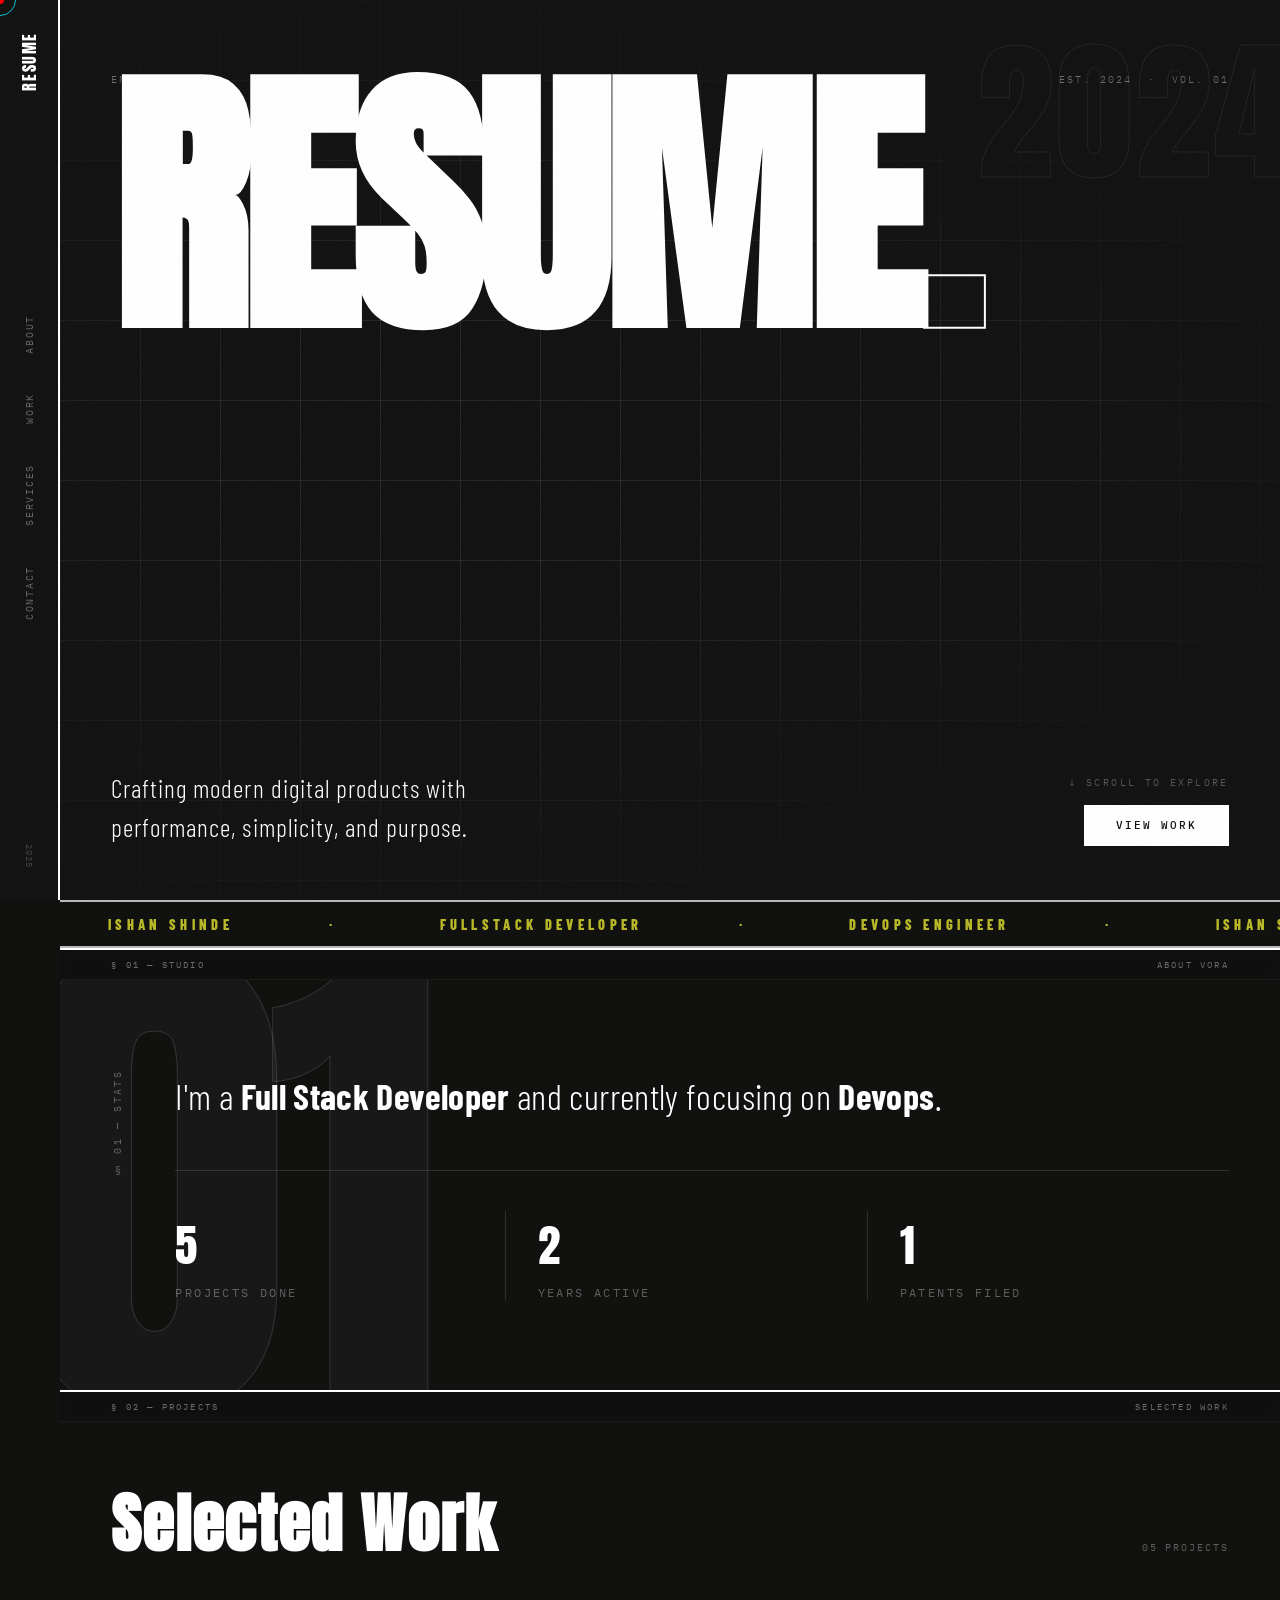
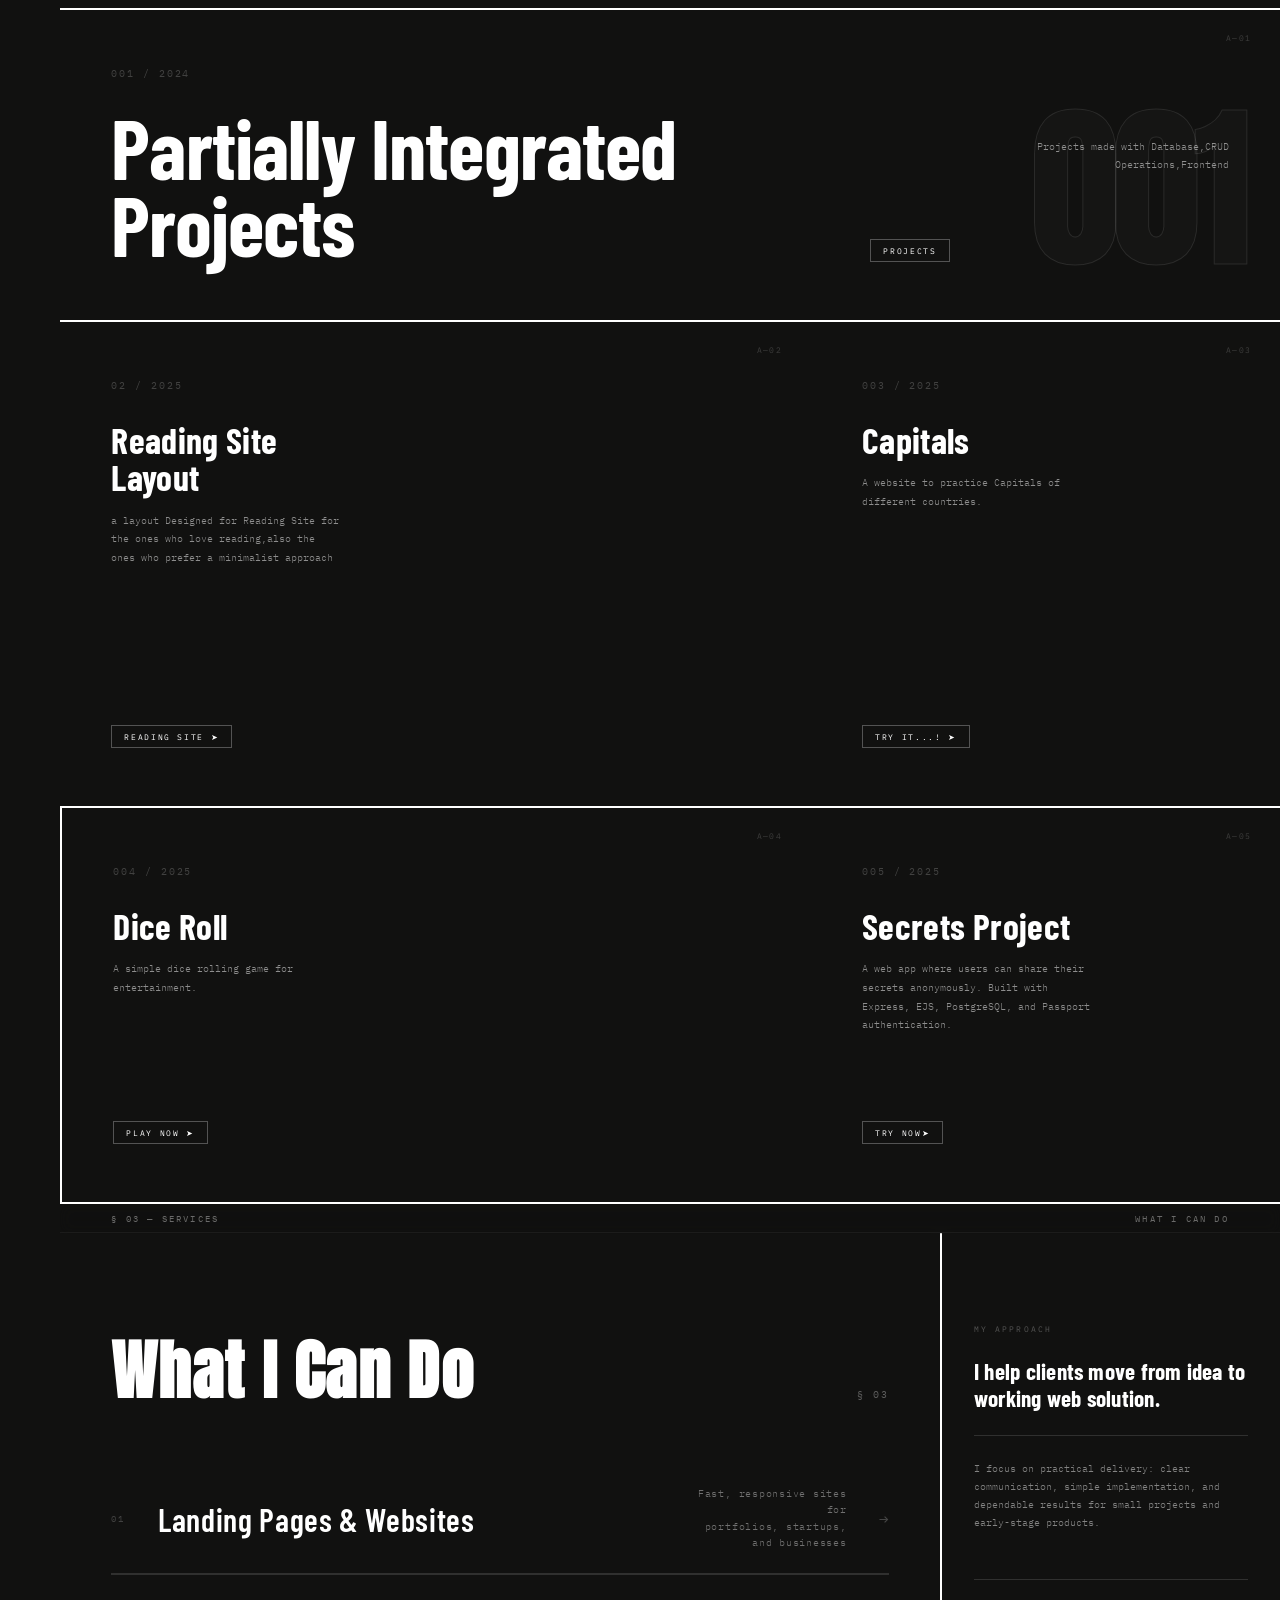
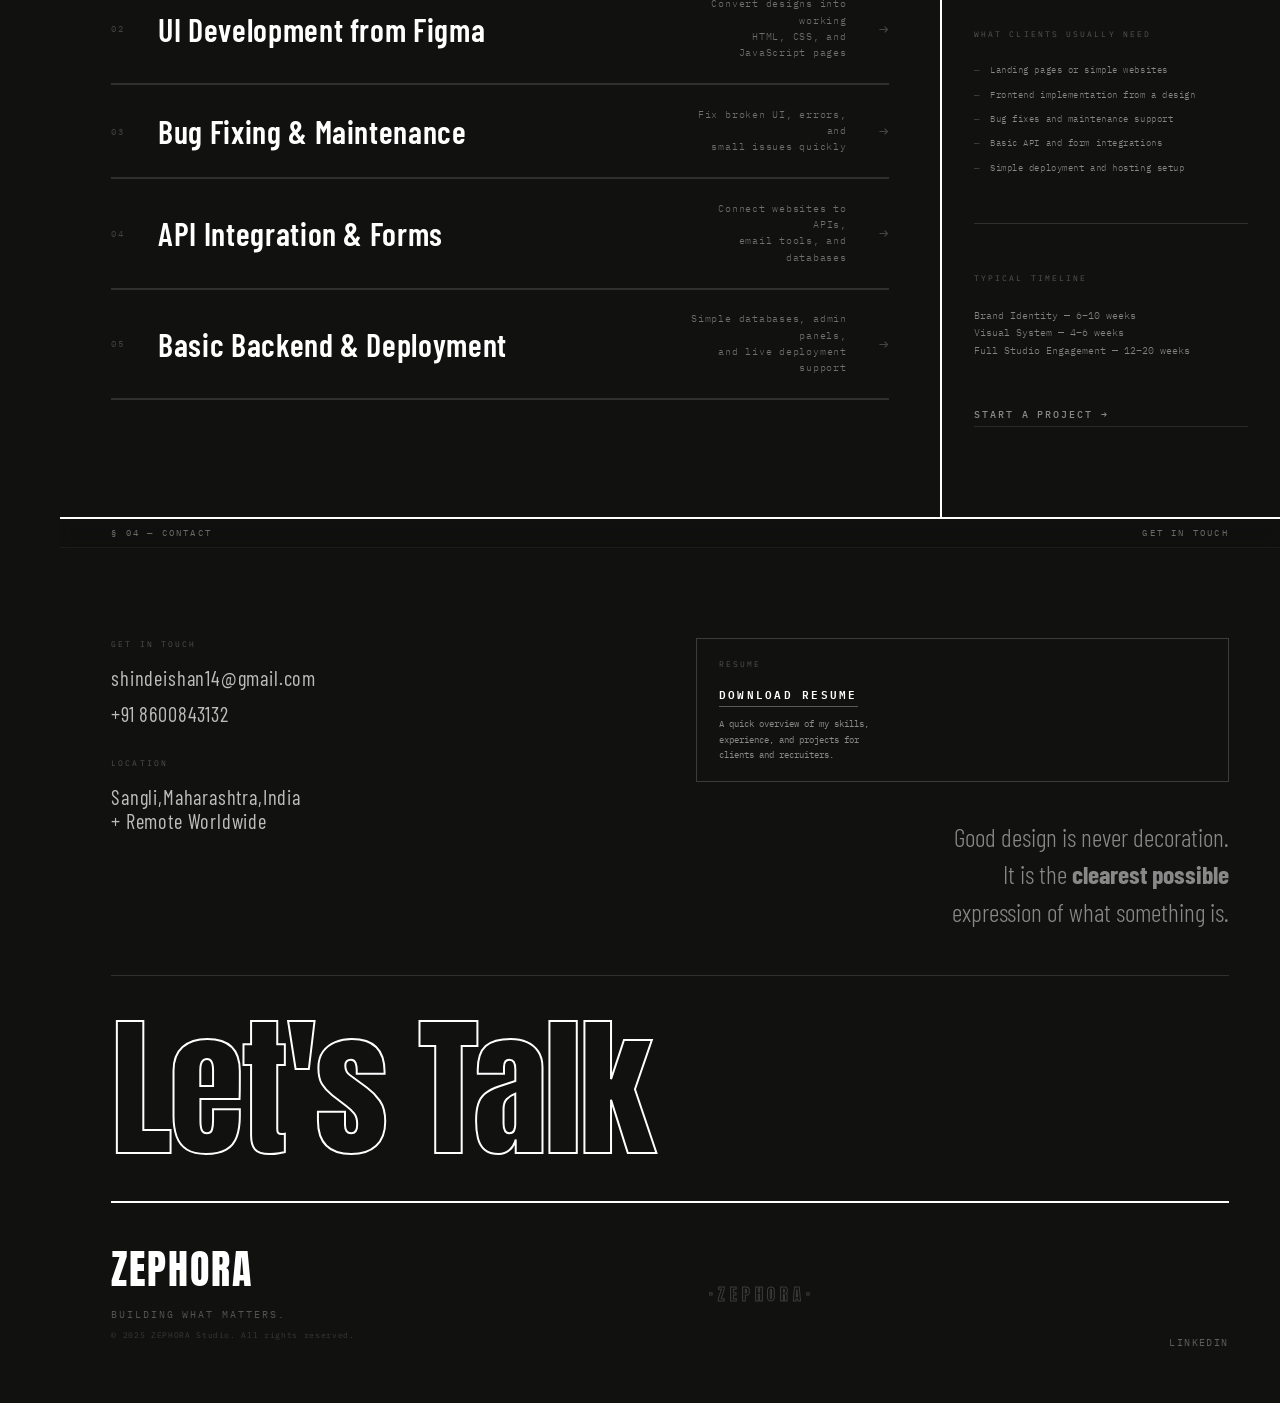
<file: index.html>
<!DOCTYPE html>
<html lang="en">
<head>
  <meta charset="UTF-8" />
  <meta name="viewport" content="width=device-width, initial-scale=1.0" />
  <title></title>
  <link rel="preconnect" href="https://fonts.googleapis.com" />
  <link rel="preconnect" href="https://fonts.gstatic.com" crossorigin />
  <link href="https://fonts.googleapis.com/css2?family=Anton&family=IBM+Plex+Mono:wght@300;400;500&family=Barlow+Condensed:wght@300;400;600;700&display=swap" rel="stylesheet" />
  <link rel="stylesheet" href="tooplate-vora-bold-style.css" />

 
</head>
<body>

  <div id="cursor-dot"></div>
  <div id="cursor-ring"></div>

  <div class="page-shell">

    <!-- SIDEBAR -->
    <aside class="sidebar">
      <a href="#hero" class="sidebar__logo">RESUME</a>
      <nav class="sidebar__nav">
        <a href="#about">About</a>
        <a href="#work">Work</a>
        <a href="#services">Services</a>
        <a href="#contact">Contact</a>
      </nav>
      <span class="sidebar__index">2025</span>
    </aside>

    <main class="main">

      <!-- ═══ HERO ═══ -->
      <section id="hero">
        <span class="hero__ghost-year" aria-hidden="true">2024</span>
        <div class="hero__topbar">
          <span>Engineer</span>
          <span>Est. 2024 &nbsp;·&nbsp; Vol. 01</span>
        </div>
        <h1 class="hero__headline" data-reveal>RESUME<span class="invert">.</span></h1>
        <div class="hero__sub">
          <p class="hero__tagline" data-reveal>
           Crafting modern digital products with<br> 
           performance, simplicity, and purpose.
          </p>
          <div class="hero__cta-wrap" data-reveal>
            <span class="hero__scroll">↓ Scroll to explore</span>
            <a href="#work" class="btn">View Work</a>
          </div>
        </div>
      </section>

      <!-- MARQUEE -->
      <div class="marquee-strip">
        <div class="marquee-inner">
          <span>ISHAN SHINDE</span><span>·</span>
          <span>FULLSTACK DEVELOPER</span><span>·</span>
          <span>DEVOPS ENGINEER</span><span>·</span>
          <span>ISHAN SHINDE</span><span>·</span>
          <span>FULLSTACK DEVELOPER</span><span>·</span>
          <span>DEVOPS ENGINEER</span><span>·</span>    
        </div>
      </div>

      <hr class="rule" />

      <!-- ═══ ABOUT ═══ -->
      <div class="sticky-label">
        <span>§ 01 — Studio</span><span>About VORA</span>
      </div>
      <section id="about">
        <span class="about__bg-num" aria-hidden="true">01</span>
        <span class="about__label">§ 01 — STATS</span>
        <div class="about__content">
          <p class="about__text" data-reveal>
            I'm a <strong>Full Stack Developer</strong> and currently focusing on <strong>Devops</strong>.
          </p>
          <div class="about__stats" data-reveal>
            <div class="stat">
              <span class="stat__value">5</span>
              <span class="stat__label">Projects Done</span>
            </div>
            <div class="stat">
              <span class="stat__value">2</span>
              <span class="stat__label">Years Active</span>
            </div>
            <div class="stat">
              <span class="stat__value">1</span>
              <span class="stat__label">Patents Filed</span>
            </div>
          </div>
        </div>
      </section>

      <hr class="rule" />

      <!-- ═══ WORK ═══ -->
      <div class="sticky-label">
        <span>§ 02 — Projects</span><span>Selected Work</span>
      </div>
      <section id="work">
        <div class="work__header">
          <h2 class="section-title" data-reveal>Selected Work</h2>
          <span class="section-meta">05 Projects</span>
        </div>

        <div class="work__grid">

          <!-- Full-width hero project -->
          <div class="work__item">
            <span class="work__item-corner">A—01</span>
            <div class="work__item-content">
              <p class="work__item-num">001 / 2024</p>
              <h3 class="work__item-title">Partially Integrated Projects</h3>
            </div>
            <div class="work__item-aside">
              <span class="work__item-slug"></span>
              <p class="work__item-desc">Projects made with Database,CRUD Operations,Frontend </p>
              <span class="work__item-tag">Projects</span>
            </div>
          </div>

          <div class="work__item">
            <span class="work__item-corner">A—02</span>
            <div class="work__item-content">
              <p class="work__item-num">02 / 2025</p>
              <h3 class="work__item-title">Reading Site<br>Layout</h3>
              <p class="work__item-desc">a layout Designed for Reading Site for the ones who love reading,also the ones who prefer a minimalist approach</p>
            </div>
            <a href="https://ishan-053.github.io/READING-SITE/" class="work__item-tag">Reading Site ➤</a>
          </div>

          <div class="work__item">
            <span class="work__item-corner">A—03</span>
            <div class="work__item-content">
              <p class="work__item-num">003 / 2025</p>
              <h3 class="work__item-title">Capitals</h3>
              <p class="work__item-desc">A website to practice Capitals of different countries.</p>
            </div>
            <a href="https://capitals-quiz-1.onrender.com" class="work__item-tag">Try It...! ➤</a>
          </div>

          <div class="work__item">
            <span class="work__item-corner">A—04</span>
            <div class="work__item-content">
              <p class="work__item-num">004 / 2025</p>
              <h3 class="work__item-title">Dice Roll</h3>
              <p class="work__item-desc">A simple dice rolling game for entertainment.</p>
            </div>
            <a href="https://ishan-053.github.io/dice-roll/" class="work__item-tag">Play Now ➤</a>
          </div>

          <div class="work__item">
            <span class="work__item-corner">A—05</span>
            <div class="work__item-content">
              <p class="work__item-num">005 / 2025</p>
              <h3 class="work__item-title">Secrets Project</h3>
              <p class="work__item-desc">A web app where users can share their secrets anonymously. Built with Express, EJS, PostgreSQL, and Passport authentication.</p>
            </div>
            <a href="https://secrets-project-cgrw.onrender.com" class="work__item-tag">Try now➤</a>
          </div>

        </div>
      </section>

      <hr class="rule" />

      <!-- ═══ SERVICES ═══ -->
      <div class="sticky-label">
        <span>§ 03 — Services</span><span>What I Can Do</span>
      </div>
      <section id="services">
        <div class="services__body">

          <!-- LEFT: service list -->
          <div class="services__left">
            <div class="services__header">
              <h2 class="section-title" data-reveal>What I Can Do</h2>
              <span class="section-meta">§ 03</span>
            </div>
            <div class="services__list">

              <div class="service-row" data-reveal data-svc="1">
                <span class="service-row__num">01</span>
                <span class="service-row__name">Landing Pages &amp; Websites</span>
                <span class="service-row__desc">Fast, responsive sites for<br>portfolios, startups, and businesses</span>
                <span class="service-row__arrow">→</span>
              </div>
              <div class="service-panel" id="svc-1">
                <div class="service-panel__inner">
                  <div class="sp-block">
                    <span class="sp-block__label">Deliverable</span>
                    <div class="sp-block__body">
                      <span class="sp-block__title">Modern Responsive Website</span>
                      <p class="sp-block__text">A clean, mobile-friendly website with clear sections, contact forms, and smooth user experience for your business or personal brand.</p>
                    </div>
                  </div>
                  <div class="sp-block">
                    <span class="sp-block__label">Process</span>
                    <div class="sp-block__body">
                      <span class="sp-block__title">Plan → Build → Test → Launch</span>
                      <p class="sp-block__text">I turn your idea into a simple website, make sure it works well on all devices, and help you publish it confidently.</p>
                    </div>
                  </div>
                  <div class="sp-block">
                    <span class="sp-block__label">Timeline</span>
                    <div class="sp-block__body">
                      <span class="sp-block__title">3 – 7 Days</span>
                      <p class="sp-block__text">Perfect for small business sites, portfolios, landing pages, and simple product pages.</p>
                    </div>
                  </div>
                </div>
              </div>

              <div class="service-row" data-reveal data-svc="2">
                <span class="service-row__num">02</span>
                <span class="service-row__name">UI Development from Figma</span>
                <span class="service-row__desc">Convert designs into working<br>HTML, CSS, and JavaScript pages</span>
                <span class="service-row__arrow">→</span>
              </div>
              <div class="service-panel" id="svc-2">
                <div class="service-panel__inner">
                  <div class="sp-block">
                    <span class="sp-block__label">Deliverable</span>
                    <div class="sp-block__body">
                      <span class="sp-block__title">Pixel-Ready Frontend</span>
                      <p class="sp-block__text">I implement your design into a live, interactive frontend using modern web technologies and responsive layout practices.</p>
                    </div>
                  </div>
                  <div class="sp-block">
                    <span class="sp-block__label">Process</span>
                    <div class="sp-block__body">
                      <span class="sp-block__title">Design → Code → Refine</span>
                      <p class="sp-block__text">I translate each section, button, and interaction into a working interface and adjust details based on feedback.</p>
                    </div>
                  </div>
                  <div class="sp-block">
                    <span class="sp-block__label">Timeline</span>
                    <div class="sp-block__body">
                      <span class="sp-block__title">2 – 5 Days</span>
                      <p class="sp-block__text">Best for landing pages, dashboards, marketing pages, and simple web interfaces.</p>
                    </div>
                  </div>
                </div>
              </div>

              <div class="service-row" data-reveal data-svc="3">
                <span class="service-row__num">03</span>
                <span class="service-row__name">Bug Fixing &amp; Maintenance</span>
                <span class="service-row__desc">Fix broken UI, errors, and<br>small issues quickly</span>
                <span class="service-row__arrow">→</span>
              </div>
              <div class="service-panel" id="svc-3">
                <div class="service-panel__inner">
                  <div class="sp-block">
                    <span class="sp-block__label">Deliverable</span>
                    <div class="sp-block__body">
                      <span class="sp-block__title">Resolved Website Issues</span>
                      <p class="sp-block__text">I troubleshoot bugs, fix broken styling, repair forms, and help keep your site stable and functional.</p>
                    </div>
                  </div>
                  <div class="sp-block">
                    <span class="sp-block__label">Process</span>
                    <div class="sp-block__body">
                      <span class="sp-block__title">Inspect → Reproduce → Fix → Verify</span>
                      <p class="sp-block__text">I identify the problem, apply the smallest reliable fix, and check that it works in the browser.</p>
                    </div>
                  </div>
                  <div class="sp-block">
                    <span class="sp-block__label">Timeline</span>
                    <div class="sp-block__body">
                      <span class="sp-block__title">1 – 3 Days</span>
                      <p class="sp-block__text">Useful for quick fixes, website updates, and ongoing support requests.</p>
                    </div>
                  </div>
                </div>
              </div>

              <div class="service-row" data-reveal data-svc="4">
                <span class="service-row__num">04</span>
                <span class="service-row__name">API Integration &amp; Forms</span>
                <span class="service-row__desc">Connect websites to APIs,<br>email tools, and databases</span>
                <span class="service-row__arrow">→</span>
              </div>
              <div class="service-panel" id="svc-4">
                <div class="service-panel__inner">
                  <div class="sp-block">
                    <span class="sp-block__label">Deliverable</span>
                    <div class="sp-block__body">
                      <span class="sp-block__title">Connected Web Experience</span>
                      <p class="sp-block__text">I can connect your site to forms, payment services, email platforms, and simple REST APIs so it becomes more functional.</p>
                    </div>
                  </div>
                  <div class="sp-block">
                    <span class="sp-block__label">Process</span>
                    <div class="sp-block__body">
                      <span class="sp-block__title">Endpoint → Connect → Test</span>
                      <p class="sp-block__text">I handle the integration, verify the data flow, and make sure the feature works as expected.</p>
                    </div>
                  </div>
                  <div class="sp-block">
                    <span class="sp-block__label">Timeline</span>
                    <div class="sp-block__body">
                      <span class="sp-block__title">2 – 6 Days</span>
                      <p class="sp-block__text">Ideal for contact forms, newsletter signup, bookings, and basic third-party apps.</p>
                    </div>
                  </div>
                </div>
              </div>

              <div class="service-row" data-reveal data-svc="5">
                <span class="service-row__num">05</span>
                <span class="service-row__name">Basic Backend &amp; Deployment</span>
                <span class="service-row__desc">Simple databases, admin panels,<br>and live deployment support</span>
                <span class="service-row__arrow">→</span>
              </div>
              <div class="service-panel" id="svc-5">
                <div class="service-panel__inner">
                  <div class="sp-block">
                    <span class="sp-block__label">Deliverable</span>
                    <div class="sp-block__body">
                      <span class="sp-block__title">Simple Full-Stack Feature</span>
                      <p class="sp-block__text">I can build lightweight backend functionality such as user data handling, CRUD actions, and simple dashboards for small projects.</p>
                    </div>
                  </div>
                  <div class="sp-block">
                    <span class="sp-block__label">Process</span>
                    <div class="sp-block__body">
                      <span class="sp-block__title">Setup → Build → Deploy</span>
                      <p class="sp-block__text">I set up the backend structure, connect it to a database, and deploy it so the client can use it live.</p>
                    </div>
                  </div>
                  <div class="sp-block">
                    <span class="sp-block__label">Timeline</span>
                    <div class="sp-block__body">
                      <span class="sp-block__title">4 – 10 Days</span>
                      <p class="sp-block__text">Great for MVPs, internal tools, dashboards, and early-stage product features.</p>
                    </div>
                  </div>
                </div>
              </div>

            </div>
          </div>

          <!-- RIGHT: content panel -->
          <div class="services__right" data-reveal>
            <div class="srv-panel__block">
              <span class="srv-panel__label">My Approach</span>
              <h3 class="srv-panel__heading">I help clients move from idea to working web solution.</h3>
              <hr class="srv-panel__divider" style="margin-top:1rem;" />
              <p class="srv-panel__text" style="margin-top:1rem;">
                I focus on practical delivery: clear communication, simple implementation,
                and dependable results for small projects and early-stage products.
              </p>
            </div>
            <hr class="srv-panel__divider" />
            <div class="srv-panel__block">
              <span class="srv-panel__label">What Clients Usually Need</span>
              <ul class="srv-panel__list">
                <li>Landing pages or simple websites</li>
                <li>Frontend implementation from a design</li>
                <li>Bug fixes and maintenance support</li>
                <li>Basic API and form integrations</li>
                <li>Simple deployment and hosting setup</li>
              </ul>
            </div>
            <hr class="srv-panel__divider" />
            <div class="srv-panel__block">
              <span class="srv-panel__label">Typical Timeline</span>
              <p class="srv-panel__text">
                Brand Identity — 6–10 weeks<br>
                Visual System — 4–6 weeks<br>
                Full Studio Engagement — 12–20 weeks
              </p>
            </div>
            <a href="#contact" class="srv-panel__cta">Start a project →</a>
          </div>

        </div>
      </section>

      <hr class="rule" />

      <!-- ═══ CONTACT ═══ -->
      <div class="sticky-label">
        <span>§ 04 — Contact</span><span>Get in Touch</span>
      </div>
      <section id="contact">
        <div class="contact__info" data-reveal>
          <div class="contact__info-col">
            <span class="contact__info-label">Get in Touch</span>
            <span class="contact__info-value">shindeishan14@gmail.com</span>
            <span class="contact__info-value">+91 8600843132</span>
            <span class="contact__info-label" style="margin-top:1.2rem;">Location</span>
            <span class="contact__info-value">Sangli,Maharashtra,India<br>+ Remote Worldwide</span>
          </div>
          <div class="contact__info-col">
            <div class="resume-download">
              <span class="contact__info-label">Resume</span>
              <a href="https://drive.google.com/file/d/1bhc3kxwkKiTZFRubf6QKxudIimbwdnNY/view?usp=drive_link" download class="resume-download__link">Download Resume</a>
              <p class="resume-download__text">A quick overview of my skills, experience, and projects for clients and recruiters.</p>
            </div>
            <p class="contact__manifesto">
              Good design is never decoration.<br>
              It is the <em>clearest possible</em><br>
              expression of what something is.
            </p>
          </div>
        </div>

        <div class="contact__big" data-reveal>
          <a href="mailto:shindeishan14@gmail.com">Let's&nbsp;Talk</a>
        </div>

        <div class="footer-bar">
          <div class="footer-bar__left">
            <span class="footer-logo">ZEPHORA</span>
            <span class="footer-tagline">Building what matters.</span>
            <span class="footer-copy">© 2025 ZEPHORA Studio. All rights reserved.</span>
            <a href="https://www.tooplate.com/view/2161-vora-bold" rel="nofollow" target="_blank" class="footer-tooplate"></a>
          </div>
          <span class="footer-bar__center" aria-hidden="true">·ZEPHORA·</span>
          <div class="footer-bar__right">
            <a href="https://linkedin.com/in/ishan-shinde-718022376" class="footer-link">LinkedIn</a>
          </div>
        </div>
      </section>

    </main>
  </div>

  <script src="tooplate-vora-bold-script.js"></script>

</body>
</html>
</file>
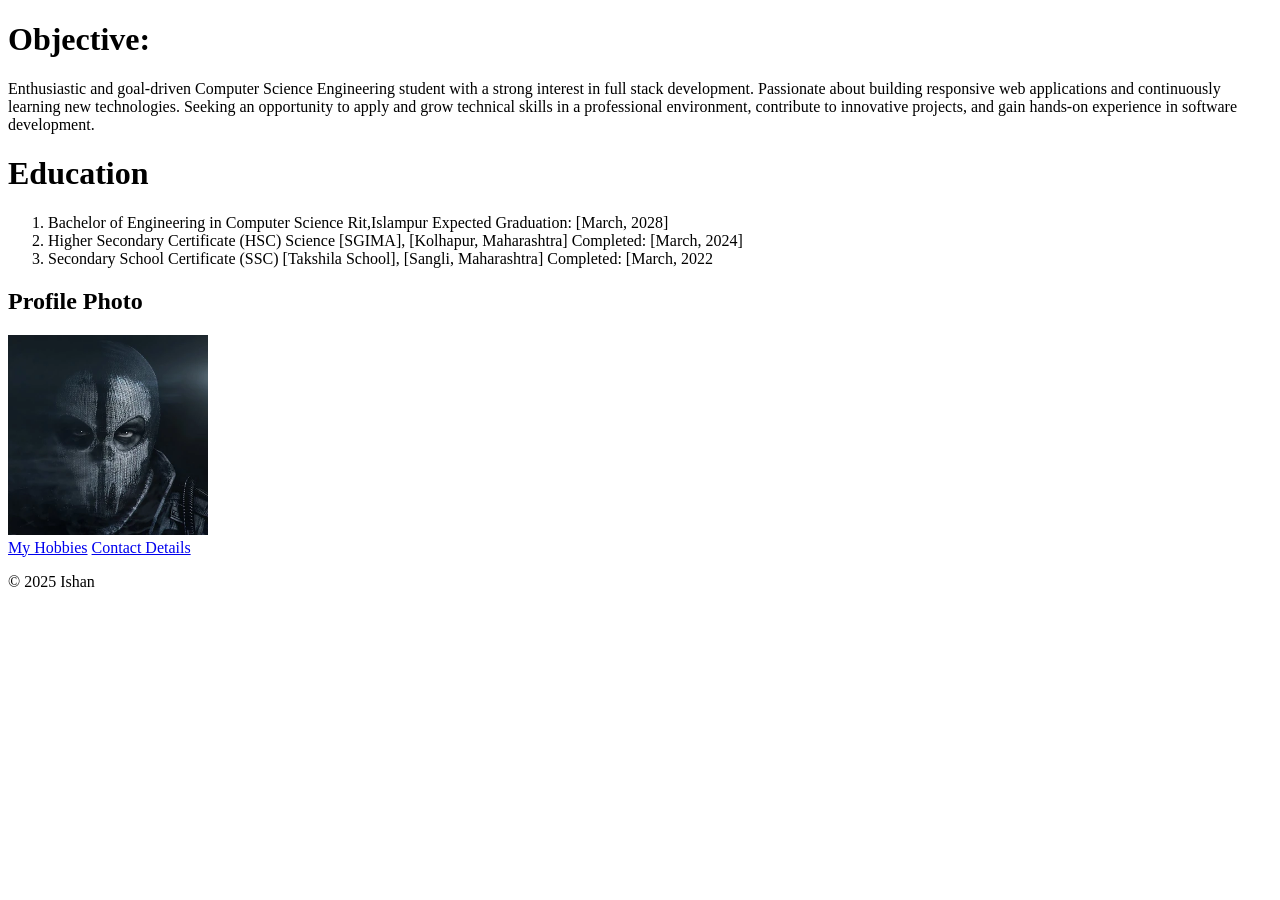
<file: index1.html>
<!DOCTYPE html>
<html lang="en">
<head>
    <meta charset="UTF-8">
    <meta name="viewport" content="width=device-width, initial-scale=1.0">
    <title>My Resume</title>
</head>
<body>
    <h1>Objective:</h1>
 <p> Enthusiastic and goal-driven Computer Science Engineering student with a strong interest
  in full stack development. Passionate about building responsive web applications 
  and continuously learning new technologies. Seeking an opportunity to apply 
  and grow technical skills in a professional environment,
  contribute to innovative projects, and gain hands-on experience in software development.</p>
     <h1>Education</h1>

<p>
    
      <ol>
    <li>Bachelor of Engineering in Computer Science
    Rit,Islampur
Expected Graduation: [March, 2028] </li>

<li> Higher Secondary Certificate (HSC)  Science
[SGIMA], [Kolhapur, Maharashtra]
Completed: [March, 2024]</li>

<li>Secondary School Certificate (SSC)
[Takshila School], [Sangli, Maharashtra]
Completed: [March, 2022</li>
    </ol> 
</p>
<h2>Profile Photo</h2>
<img src="./assets/Images/Logan_Walker_CoDG.webp" height ="200" alt="Profile Photo" > 

 <br><a href="./public/hobbies1.html">My Hobbies</a>
      <a href="./public/contact1.html">Contact Details</a></br>
 

  <footer>
   <p>© 2025 Ishan</p>
 </footer>
</body>
</html>
</file>
<file: tooplate-vora-bold-style.css>
/*
Tooplate 2161 Vora Bold
https://www.tooplate.com/view/2161-vora-bold
Free HTML CSS Template
*/

*, *::before, *::after { margin: 0; padding: 0; box-sizing: border-box; }

:root {
  --black:     #111110;
  --white:     #ffffff;
  --rule:      2px solid #ffffff;
  --rule-thin: 1px solid rgba(255,255,255,0.13);
  --sidebar:   60px;
  --mono:      'IBM Plex Mono', monospace;
  --condensed: 'Barlow Condensed', sans-serif;
  --display:   'Anton', sans-serif;
}

html { scroll-behavior: smooth; }

body {
  background: var(--black);
  color: var(--white);
  font-family: var(--mono);
  overflow-x: hidden;
  cursor: none;
}

/* Kill browser default blue on ALL links */
a { color: inherit; text-decoration: none; }

/* NOISE TEXTURE OVERLAY */
body::before {
  content: '';
  position: fixed; inset: 0;
  z-index: 1000; pointer-events: none;
  opacity: 0.038;
  background-image: url("data:image/svg+xml,%3Csvg viewBox='0 0 256 256' xmlns='http://www.w3.org/2000/svg'%3E%3Cfilter id='n'%3E%3CfeTurbulence type='fractalNoise' baseFrequency='0.9' numOctaves='4' stitchTiles='stitch'/%3E%3C/filter%3E%3Crect width='100%25' height='100%25' filter='url(%23n)'/%3E%3C/svg%3E");
  background-size: 200px 200px;
}

/* CURSOR */
#cursor-dot {
  position: fixed; top: 0; left: 0;
  width: 8px; height: 8px;
  background: red; border-radius: 50%;
  pointer-events: none; z-index: 9999;
  transform: translate(-50%, -50%);
  opacity: 1;
  transition: opacity 0.2s ease;
}
#cursor-ring {
  position: fixed; top: 0; left: 0;
  width: 32px; height: 32px;
  border: 1px solid rgba(12, 202, 219, 0.96); border-radius: 50%;
  pointer-events: none; z-index: 9998;
  transform: translate(-50%, -50%);
  transition: transform 0.18s ease, border-color 0.18s ease, opacity 0.2s ease;
  opacity: 1;
}

/* Hide cursor on touch devices initially */
@media (hover: none) and (pointer: coarse) {
  #cursor-dot, #cursor-ring {
    opacity: 0;
  }
}

/* LAYOUT */
.page-shell { display: flex; min-height: 100vh; }

/* SIDEBAR */
.sidebar {
  position: fixed; top: 0; left: 0;
  width: var(--sidebar); height: 100vh;
  border-right: var(--rule);
  display: flex; flex-direction: column;
  align-items: center; justify-content: space-between;
  padding: 2rem 0; z-index: 100;
  background: var(--black);
}
.sidebar__logo {
  font-family: var(--display);
  font-size: 1rem;
  letter-spacing: 0.1em; writing-mode: vertical-lr;
  transform: rotate(180deg); color: var(--white);
  text-decoration: none;
}
.sidebar__nav { display: flex; flex-direction: column; align-items: center; gap: 2.5rem; }
.sidebar__nav a {
  font-family: var(--mono); font-size: 0.6rem;
  font-weight: 400; letter-spacing: 0.18em;
  text-transform: uppercase; color: var(--white);
  text-decoration: none; writing-mode: vertical-lr;
  transform: rotate(180deg); opacity: 0.35;
  transition: opacity 0.25s ease;
}
.sidebar__nav a.active,
.sidebar__nav a:hover { opacity: 1; }
.sidebar__index {
  font-family: var(--mono); font-size: 0.55rem;
  font-weight: 300; letter-spacing: 0.1em;
  writing-mode: vertical-lr; opacity: 0.22;
}

/* MAIN */
.main { margin-left: var(--sidebar); flex: 1; min-width: 0; overflow-x: hidden; display: flex; flex-direction: column; }
.rule { width: 100%; height: 0; border: none; border-top: var(--rule); }

/* SCROLL REVEAL */
[data-reveal] {
  opacity: 0; transform: translateY(24px);
  transition: opacity 0.75s cubic-bezier(0.16,1,0.3,1),
              transform 0.75s cubic-bezier(0.16,1,0.3,1);
}
[data-reveal].visible { opacity: 1; transform: none; }

/* STICKY SECTION LABEL */
.sticky-label {
  position: sticky; top: 0; z-index: 50;
  background: rgba(17,17,16,0.92);
  backdrop-filter: blur(6px);
  border-bottom: var(--rule-thin);
  padding: 0.55rem 4vw;
  font-family: var(--mono); font-size: 0.55rem;
  letter-spacing: 0.25em; text-transform: uppercase;
  opacity: 0.38; display: flex; justify-content: space-between;
}

/* ══════════════════════════
   HERO
══════════════════════════ */
#hero {
  min-height: 100vh; padding: 0 4vw 0 4vw;
  display: flex; flex-direction: column;
  justify-content: space-between;
  overflow: hidden; position: relative;
}

/* Graph-paper grid lines */
#hero::before {
  content: ''; position: absolute; inset: 0; pointer-events: none;
  background-image:
    linear-gradient(rgba(255,255,255,0.09) 1px, transparent 1px),
    linear-gradient(90deg, rgba(255,255,255,0.09) 1px, transparent 1px);
  background-size: 80px 80px;
  mask-image:
    radial-gradient(ellipse 55% 60% at 30% 52%, rgba(0,0,0,0.95) 30%, transparent 100%),
    radial-gradient(ellipse 40% 50% at 75% 50%, rgba(0,0,0,0.7) 20%, transparent 80%);
  mask-composite: add;
  -webkit-mask-image:
    radial-gradient(ellipse 55% 60% at 30% 52%, rgba(0,0,0,0.95) 30%, transparent 100%),
    radial-gradient(ellipse 40% 50% at 75% 50%, rgba(0,0,0,0.7) 20%, transparent 80%);
  -webkit-mask-composite: source-over;
}

/* Ghost year — top-right counterweight */
.hero__ghost-year {
  position: absolute; top: 4vh; right: -1vw;
  font-family: var(--display);
  font-size: clamp(6rem, 12vw, 13rem);
  line-height: 1;
  -webkit-text-stroke: 1px rgba(255,255,255,0.07);
  color: transparent;
  letter-spacing: 0.02em;
  pointer-events: none; user-select: none; z-index: 0;
}

.hero__topbar {
  display: flex; justify-content: space-between; align-items: flex-start;
  font-family: var(--mono); font-size: 0.65rem; font-weight: 300;
  letter-spacing: 0.2em; text-transform: uppercase; opacity: 0.38;
  padding-top: 8vh; position: relative; z-index: 1;
}
.hero__headline {
  font-family: var(--display);
  font-size: clamp(18vw, 22vw, 26vw);
  line-height: 0.88; letter-spacing: -0.02em;
  white-space: nowrap; overflow: visible;
  margin-right: -8vw; position: relative; z-index: 1;
}
.hero__headline span.invert {
  -webkit-text-stroke: 2px var(--white);
  color: transparent;
}
.hero__sub {
  display: flex; justify-content: space-between;
  align-items: flex-end; padding-bottom: 6vh;
  margin-top: auto; position: relative; z-index: 1;
}
.hero__tagline {
  font-family: var(--condensed);
  font-size: clamp(1rem, 2.2vw, 1.6rem);
  font-weight: 300; letter-spacing: 0.04em;
  max-width: 38vw; line-height: 1.5; opacity: 0.68;
}
.hero__cta-wrap { display: flex; flex-direction: column; align-items: flex-end; gap: 1rem; }
.hero__scroll { font-family: var(--mono); font-size: 0.6rem; letter-spacing: 0.25em; text-transform: uppercase; opacity: 0.28; }
.btn {
  font-family: var(--mono); font-size: 0.7rem; font-weight: 500;
  letter-spacing: 0.18em; text-transform: uppercase;
  color: var(--black); background: var(--white);
  border: none; padding: 0.85rem 2rem;
  cursor: none; text-decoration: none; display: inline-block;
  transition: background 0.2s ease, color 0.2s ease;
}
.btn:hover { background: transparent; color: var(--white); outline: 1px solid var(--white); }

/* MARQUEE */
.marquee-strip {
  border-top: var(--rule); border-bottom: var(--rule);
  overflow: hidden; padding: 0.85rem 0; white-space: nowrap;
  font-family: var(--condensed); font-size: 0.9rem;
  font-weight: 800; letter-spacing: 0.3em;
  text-transform: uppercase; opacity: 0.7;
  color: #ffff33;
}
.marquee-inner { display: inline-block; animation: marquee 28s linear infinite; }
.marquee-inner span { margin: 0 3rem; }
@keyframes marquee { 0% { transform: translateX(0); } 100% { transform: translateX(-50%); } }

/* ══════════════════════════
   ABOUT
══════════════════════════ */
#about {
  padding: 10vh 4vw; display: flex; gap: 4vw;
  align-items: flex-start; position: relative; overflow: hidden;
}

.about__bg-num {
  position: absolute; left: -3vw; top: 50%;
  transform: translateY(-50%);
  font-family: var(--display);
  font-size: clamp(32vw, 42vw, 48vw);
  line-height: 1;
  -webkit-text-stroke: 1px rgba(255,255,255,0.14);
  color: rgba(255,255,255,0.03);
  pointer-events: none; user-select: none;
  letter-spacing: -0.04em; z-index: 0;
}

.about__label {
  font-family: var(--mono); font-size: 0.6rem;
  letter-spacing: 0.25em; text-transform: uppercase;
  opacity: 0.32; writing-mode: vertical-lr;
  transform: rotate(180deg); padding-top: 0.3rem;
  flex-shrink: 0; position: relative; z-index: 1;
}
.about__content {
  flex: 1; min-width: 0; display: flex; flex-direction: column;
  gap: 3rem; position: relative; z-index: 1;
}
.about__text {
  font-family: var(--condensed);
  font-size: clamp(1.5rem, 2.8vw, 2.4rem);
  font-weight: 300; line-height: 1.45;
  max-width: 72ch; letter-spacing: 0.01em;
  word-wrap: break-word; overflow-wrap: break-word;
}
.about__text strong { font-weight: 700; }

.about__stats {
  display: flex; gap: 0; flex-wrap: wrap;
  padding-top: 2.5rem; border-top: var(--rule-thin);
}
.stat {
  display: flex; flex-direction: column; gap: 0.4rem;
  flex: 1; min-width: 100px; padding: 0 2.5vw;
  border-right: var(--rule-thin);
}
.stat:first-child { padding-left: 0; }
.stat:last-child { border-right: none; }
.stat__value {
  font-family: var(--display); font-size: clamp(2rem, 3.5vw, 3.2rem);
  color: #ffffff;
}
.stat__label {
  font-family: var(--mono); font-size: 0.75rem; letter-spacing: 0.2em;
  text-transform: uppercase; opacity: 0.32; color: #ffffff;
}

/* ══════════════════════════
   WORK
══════════════════════════ */
#work { padding: 0; }
.work__header {
  padding: 6vh 4vw 4vh 4vw;
  display: flex; justify-content: space-between; align-items: baseline;
}
.section-title { font-family: var(--display); font-size: clamp(2.5rem, 5vw, 5rem); letter-spacing: 0.02em; }
.section-meta { font-family: var(--mono); font-size: 0.6rem; letter-spacing: 0.2em; text-transform: uppercase; opacity: 0.32; }

.work__grid {
  display: grid;
  grid-template-columns: 1.6fr 1fr;
}

.work__item {
  padding: 4.5vw 4vw; border-top: var(--rule);
  position: relative; overflow: hidden;
  min-height: 44vh;
  display: flex; flex-direction: column; justify-content: space-between;
}
.work__item:nth-child(1) {
  grid-column: 1 / -1;
  flex-direction: row; align-items: flex-end;
  gap: 4vw; min-height: 34vh;
  transition: background 0.4s ease;
}
.work__item:nth-child(3) { min-height: 54vh; }
.work__item:nth-child(2) { border-left: none; }
.work__item:nth-child(3) { border-left: none; }
.work__item:nth-child(4) { border-left: var(--rule); }

.work__item::before {
  content: ''; position: absolute; inset: 0;
  background: var(--white); transform: scaleY(0);
  transform-origin: bottom;
  transition: transform 0.45s cubic-bezier(0.16, 1, 0.3, 1);
}
.work__item:hover::before { transform: scaleY(1); }
.work__item:hover .work__item-content,
.work__item:hover .work__item-aside { color: var(--black); }
.work__item:hover .work__item-num { color: var(--black); opacity: 0.18; }
.work__item:hover .work__item-tag { border-color: rgba(0,0,0,0.25); color: var(--black); }
.work__item:hover .work__item-corner { color: var(--black); }

/* Featured item 1 — no flood fill, outline stroke hover */
.work__item:nth-child(1)::before { display: none; }
.work__item:nth-child(1):hover { background: rgba(255,255,255,0.04); }
.work__item:nth-child(1):hover .work__item-title {
  -webkit-text-stroke: 1.5px var(--white);
  color: transparent;
}
.work__item:nth-child(1) .work__item-title {
  transition: -webkit-text-stroke 0.35s ease, color 0.35s ease;
}
.work__item:nth-child(1) .work__item-aside { position: relative; }
.work__item:nth-child(1) .work__item-aside::before {
  content: '001';
  position: absolute; bottom: -1rem; right: -1rem;
  font-family: var(--display);
  font-size: clamp(8rem, 14vw, 16rem);
  line-height: 1;
  -webkit-text-stroke: 1px rgba(255,255,255,0.1);
  color: rgba(255,255,255,0.02);
  pointer-events: none; user-select: none;
  letter-spacing: -0.04em; z-index: 0;
}

.work__item-corner {
  position: absolute; top: 1.4rem; right: 1.8rem;
  font-family: var(--mono); font-size: 0.52rem;
  letter-spacing: 0.15em; opacity: 0.18;
  transition: color 0.45s ease, opacity 0.45s ease;
  z-index: 1;
}
.work__item-content {
  position: relative; z-index: 1;
  transition: color 0.45s ease;
  display: flex; flex-direction: column;
}
.work__item:nth-child(1) .work__item-content { flex: 1; }
.work__item-num {
  font-family: var(--mono); font-size: 0.6rem;
  letter-spacing: 0.2em; opacity: 0.2;
  margin-bottom: 1.8rem;
  transition: color 0.45s ease, opacity 0.45s ease;
}
.work__item-title {
  font-family: var(--condensed);
  font-size: clamp(1.6rem, 2.8vw, 2.6rem);
  font-weight: 700; line-height: 1.04;
  letter-spacing: 0.01em; margin-bottom: 1rem;
}
.work__item:nth-child(1) .work__item-title {
  font-size: clamp(3.2rem, 6.5vw, 6rem);
  line-height: 0.92; letter-spacing: -0.01em;
  margin-bottom: 0;
}
.work__item-slug {
  font-family: var(--mono); font-size: 0.52rem;
  letter-spacing: 0.22em; text-transform: uppercase;
  opacity: 0.32; padding-bottom: 0.8rem;
  border-bottom: 1px solid rgba(255,255,255,0.15);
  margin-bottom: 1rem;
}
.work__item:hover .work__item-slug { opacity: 0.5; }
.work__item-desc {
  font-family: var(--mono); font-size: 0.62rem;
  font-weight: 300; line-height: 1.88; opacity: 0.52;
  max-width: 38ch;
}
.work__item-tag {
  font-family: var(--mono); font-size: 0.52rem;
  letter-spacing: 0.2em; text-transform: uppercase;
  border: 1px solid rgba(255,255,255,0.28);
  padding: 0.32rem 0.75rem; display: inline-block;
  margin-top: 2.5rem; align-self: flex-start;
  position: relative; z-index: 1;
  transition: border-color 0.45s ease, color 0.45s ease;
}
.work__item-aside {
  position: relative; z-index: 1;
  display: flex; flex-direction: column;
  align-items: flex-end; justify-content: flex-end;
  gap: 1.5rem; flex-shrink: 0; min-width: 28vw;
  transition: color 0.45s ease;
}
.work__item-aside .work__item-desc { text-align: right; }

/* ══════════════════════════
   SERVICES
══════════════════════════ */
#services { padding: 0; }

.services__body {
  display: grid;
  grid-template-columns: 1fr 340px;
}
.services__left { padding: 10vh 4vw; }
.services__header { display: flex; justify-content: space-between; align-items: baseline; margin-bottom: 5vh; }
.services__list { display: flex; flex-direction: column; }

.service-row {
  display: flex; align-items: center;
  padding: 2.4vh 0; border-bottom: var(--rule-thin);
  gap: 2rem; cursor: none;
  transition: padding-left 0.32s ease;
}
.service-row:hover { padding-left: 1.2rem; }
.service-row__num {
  font-family: var(--mono); font-size: 0.58rem;
  opacity: 0.2; letter-spacing: 0.15em;
  flex-shrink: 0; width: 3ch;
}
.service-row__name {
  font-family: var(--condensed); flex: 1;
  font-size: clamp(1.4rem, 2.5vw, 2.2rem);
  font-weight: 600; letter-spacing: 0.02em;
}
.service-row__desc {
  font-family: var(--mono); font-size: 0.6rem;
  font-weight: 300; opacity: 0.4; letter-spacing: 0.08em;
  max-width: 28ch; text-align: right; line-height: 1.7;
}
.service-row__arrow {
  font-size: 1rem; opacity: 0.22; flex-shrink: 0;
  transition: transform 0.3s ease, opacity 0.3s ease;
}
.service-row:hover .service-row__arrow { transform: translateX(5px); opacity: 1; }
.service-row.open .service-row__arrow { transform: rotate(90deg); opacity: 1; }

/* Accordion */
.service-panel {
  display: grid;
  grid-template-rows: 0fr;
  transition: grid-template-rows 0.55s cubic-bezier(0.16,1,0.3,1);
  border-bottom: var(--rule-thin);
}
.service-panel.open { grid-template-rows: 1fr; }

.service-panel__inner {
  overflow: hidden;
  display: flex; flex-direction: column; gap: 0;
  padding: 0 0 0 calc(3ch + 2rem);
  transition: padding 0.55s cubic-bezier(0.16,1,0.3,1);
}
.service-panel.open .service-panel__inner {
  padding: 2vh 0 3vh calc(3ch + 2rem);
}

.sp-block {
  display: grid;
  grid-template-columns: 140px 1fr;
  gap: 0 3vw;
  align-items: baseline;
  padding: 1.2vh 0;
  border-bottom: var(--rule-thin);
}
.sp-block:last-child { border-bottom: none; }
.sp-block__label {
  font-family: var(--mono); font-size: 0.5rem;
  letter-spacing: 0.22em; text-transform: uppercase;
  opacity: 0.28; padding-top: 0.15rem;
  align-self: start; flex-shrink: 0;
}
.sp-block__body { display: flex; flex-direction: column; gap: 0.25rem; min-width: 0; }
.sp-block__title {
  font-family: var(--condensed); font-weight: 600;
  font-size: clamp(0.95rem, 1.4vw, 1.15rem);
  line-height: 1.2; word-wrap: break-word;
}
.sp-block__text {
  font-family: var(--mono); font-size: 0.58rem;
  font-weight: 300; line-height: 1.82; opacity: 0.45;
  word-wrap: break-word; overflow-wrap: break-word;
}

/* Services right panel */
.services__right {
  border-left: var(--rule);
  padding: 10vh 2.5vw;
  display: flex; flex-direction: column;
  justify-content: space-between; gap: 3rem;
}
.srv-panel__label {
  font-family: var(--mono); font-size: 0.52rem;
  letter-spacing: 0.25em; text-transform: uppercase;
  opacity: 0.28; margin-bottom: 1rem; display: block;
}
.srv-panel__block { display: flex; flex-direction: column; gap: 0.5rem; }
.srv-panel__heading {
  font-family: var(--condensed); font-weight: 700;
  font-size: clamp(1.1rem, 1.8vw, 1.5rem);
  line-height: 1.15; letter-spacing: 0.01em;
}
.srv-panel__text {
  font-family: var(--mono); font-size: 0.6rem;
  font-weight: 300; line-height: 1.85; opacity: 0.48;
}
.srv-panel__divider { width: 100%; height: 0; border: none; border-top: var(--rule-thin); }
.srv-panel__list { display: flex; flex-direction: column; gap: 0.65rem; list-style: none; }
.srv-panel__list li {
  font-family: var(--mono); font-size: 0.58rem;
  font-weight: 300; opacity: 0.5; letter-spacing: 0.06em;
  padding-left: 1rem; position: relative; line-height: 1.5;
}
.srv-panel__list li::before { content: '—'; position: absolute; left: 0; opacity: 0.35; }
.srv-panel__cta {
  display: inline-block; margin-top: auto;
  font-family: var(--mono); font-size: 0.6rem;
  font-weight: 500; letter-spacing: 0.2em;
  text-transform: uppercase; color: var(--white);
  opacity: 0.5;
  border-bottom: 1px solid rgba(255,255,255,0.2);
  padding-bottom: 0.3rem;
  transition: opacity 0.25s ease, border-color 0.25s ease;
}
.srv-panel__cta:hover { opacity: 1; border-color: var(--white); }

/* ══════════════════════════
   CONTACT
══════════════════════════ */
#contact { padding: 10vh 4vw 6vh 4vw; display: flex; flex-direction: column; gap: 5vh; }

.contact__info {
  display: grid; grid-template-columns: 1fr 1fr;
  gap: 4vw; padding-bottom: 5vh;
  border-bottom: var(--rule-thin);
}
.contact__info-col { display: flex; flex-direction: column; gap: 0.75rem; }
.resume-download {
  display: flex; flex-direction: column; gap: 0.6rem;
  padding: 1.2rem 1.4rem; border: 1px solid rgba(255,255,255,0.18);
  margin-bottom: 1.5rem;
}
.resume-download__link {
  font-family: var(--mono); font-size: 0.7rem;
  font-weight: 600; letter-spacing: 0.2em; text-transform: uppercase;
  color: var(--white); display: inline-block; width: fit-content;
  border-bottom: 1px solid rgba(255,255,255,0.3); padding-bottom: 0.2rem;
}
.resume-download__text {
  font-family: var(--mono); font-size: 0.56rem; line-height: 1.7;
  opacity: 0.5; max-width: 34ch;
}
.contact__info-label {
  font-family: var(--mono); font-size: 0.52rem;
  letter-spacing: 0.25em; text-transform: uppercase;
  opacity: 0.26; margin-bottom: 0.3rem;
}
.contact__info-value {
  font-family: var(--condensed);
  font-size: clamp(0.95rem, 1.6vw, 1.3rem);
  font-weight: 400; letter-spacing: 0.04em; opacity: 0.72;
}
.contact__manifesto {
  font-family: var(--condensed);
  font-size: clamp(1.2rem, 2vw, 1.7rem);
  font-weight: 300; line-height: 1.45; opacity: 0.5;
  max-width: 44ch; align-self: flex-end; text-align: right;
}
.contact__manifesto em { font-style: normal; font-weight: 700; color: var(--white); opacity: 1; }

.contact__big {
  font-family: var(--display);
  font-size: clamp(8vw, 12vw, 14vw);
  line-height: 0.88; white-space: nowrap;
  overflow: visible; margin-right: -4vw;
  letter-spacing: -0.02em;
}
.contact__big a {
  -webkit-text-stroke: 2px var(--white);
  color: transparent;
  transition: color 0.3s ease;
}
.contact__big a:hover { color: var(--white); }

/* FOOTER */
.footer-bar {
  display: flex; justify-content: space-between;
  align-items: flex-end; padding-top: 4vh;
  border-top: var(--rule); gap: 2rem; flex-wrap: wrap;
}
.footer-bar__left { display: flex; flex-direction: column; gap: 0.55rem; }
.footer-logo { font-family: var(--display); font-size: 2.5rem; letter-spacing: 0.05em; }
.footer-tagline { font-family: var(--mono); font-size: 0.6rem; opacity: 0.28; letter-spacing: 0.2em; text-transform: uppercase; }
.footer-copy { font-family: var(--mono); font-size: 0.52rem; opacity: 0.16; letter-spacing: 0.08em; }
.footer-tooplate {
  font-family: var(--mono); font-size: 0.52rem;
  opacity: 0.4; letter-spacing: 0.08em;
  transition: opacity 0.2s ease;
}
.footer-tooplate:hover { opacity: 1; }
.footer-bar__center {
  font-family: var(--display); font-size: 1rem;
  letter-spacing: 0.3em;
  -webkit-text-stroke: 1px rgba(255,255,255,0.18);
  color: transparent; align-self: center; user-select: none;
}
.footer-bar__right { display: flex; gap: 2rem; align-items: flex-end; flex-wrap: wrap; }
.footer-link {
  font-family: var(--mono); font-size: 0.6rem;
  color: var(--white);
  letter-spacing: 0.15em; text-transform: uppercase;
  opacity: 0.32; transition: opacity 0.2s ease;
}
.footer-link:hover { opacity: 1; }

/* ══════════════════════════
   RESPONSIVE
══════════════════════════ */

/* Tablet & Medium Screens (1200px and below) */
@media (max-width: 1200px) {
  .service-row__desc { font-size: 0.55rem; }
}

/* Large Tablets & Small Desktops (1100px and below) */
@media (max-width: 1100px) {
  .service-row__desc { display: none; }
  .about__stats { flex-wrap: wrap; }
  .stat { min-width: 140px; padding: 0 1.5vw; }
}

/* Medium Tablets (900px and below) */
@media (max-width: 900px) {
  :root { --sidebar: 0; }
  .sidebar { display: none; }
  .main { margin-left: 0; }
  
  #hero { padding: 0 5vw; min-height: auto; }
  .hero__headline { font-size: clamp(16vw, 18vw, 22vw); margin-right: -4vw; }
  .hero__ghost-year { font-size: clamp(4rem, 10vw, 11rem); }
  .hero__topbar { padding-top: 5vh; font-size: 0.6rem; }
  
  .work__grid { grid-template-columns: 1fr; }
  .work__item:nth-child(1) { flex-direction: column; align-items: flex-start; min-height: auto; }
  .work__item:nth-child(1) .work__item-aside::before { display: none; }
  .work__item-aside { align-items: flex-start; min-width: unset; flex-direction: row; flex-wrap: wrap; gap: 2rem; }
  .work__item-aside .work__item-desc { text-align: left; }
  .work__item { border-left: none !important; grid-column: auto !important; padding: 3.5vw 5vw; min-height: auto; }
  
  .contact__info { grid-template-columns: 1fr; }
  .contact__manifesto { align-self: flex-start; text-align: left; font-size: clamp(1rem, 1.8vw, 1.5rem); }
  .contact__big { font-size: clamp(6vw, 10vw, 12vw); margin-right: -2vw; }
  .footer-bar__center { display: none; }
  
  #about { padding: 8vh 5vw; gap: 2vw; }
  .about__label { display: none; }
  .about__bg-num { font-size: clamp(24vw, 36vw, 42vw); left: -5vw; }
  .about__text { font-size: clamp(1.3rem, 2.4vw, 2rem); }
}

/* Small Tablets (768px and below) */
@media (max-width: 768px) {
  body { font-size: 16px; }
  
  #hero { padding: 0 4vw; min-height: 90vh; }
  .hero__headline { font-size: clamp(14vw, 16vw, 20vw); line-height: 0.9; margin-right: -3vw; }
  .hero__topbar { padding-top: 4vh; gap: 1rem; flex-wrap: wrap; }
  .hero__sub { flex-direction: column; gap: 2rem; align-items: flex-start; padding-bottom: 3vh; margin-top: 2rem; }
  .hero__tagline { max-width: 90vw; font-size: clamp(1rem, 2vw, 1.3rem); }
  .hero__cta-wrap { align-items: flex-start; }
  .hero__scroll { font-size: 0.55rem; }
  .hero__ghost-year { font-size: clamp(3rem, 8vw, 9rem); top: 2vh; right: -2vw; }
  
  .marquee-strip { padding: 0.6rem 0; font-size: 0.75rem; }
  .marquee-inner span { margin: 0 2rem; }
  
  .sticky-label { padding: 0.5rem 4vw; font-size: 0.5rem; }
  
  #about { padding: 6vh 4vw; gap: 2rem; flex-direction: column; }
  .about__content { gap: 2rem; }
  .about__bg-num { font-size: clamp(20vw, 32vw, 38vw); }
  .about__stats { flex-wrap: wrap; gap: 1rem; border-top: var(--rule-thin); padding-top: 2rem; }
  .stat { min-width: 45%; padding: 0 1rem; border-right: none; }
  .stat:nth-child(odd) { border-right: var(--rule-thin); }
  .stat__value { font-size: clamp(1.4rem, 2.8vw, 2.5rem); }
  
  .work__header { padding: 4vh 4vw 3vh 4vw; flex-direction: column; gap: 1rem; }
  .section-title { font-size: clamp(2rem, 4vw, 4rem); }
  .work__item { padding: 3vw 4vw; border-top: var(--rule); }
  .work__item-title { font-size: clamp(1.4rem, 2.4vw, 2.2rem); }
  .work__item:nth-child(1) .work__item-title { font-size: clamp(2.2rem, 4.5vw, 5rem); }
  .work__item-num { margin-bottom: 1rem; font-size: 0.55rem; }
  .work__item-tag { font-size: 0.48rem; margin-top: 1.5rem; }
  
  .services__body { grid-template-columns: 1fr; }
  .services__left { padding: 6vh 4vw; }
  .services__right { border-left: none; border-top: var(--rule); padding: 4vh 4vw; }
  .services__header { flex-direction: column; gap: 0.5rem; margin-bottom: 3vh; }
  .service-row { padding: 1.8vh 0; gap: 1.5rem; }
  .service-panel__inner { padding-left: 0 !important; }
  .service-panel.open .service-panel__inner { padding: 1.5vh 0 2.5vh 0; }
  .sp-block { grid-template-columns: 80px 1fr; gap: 0 2vw; }
  .sp-block__title { font-size: clamp(0.9rem, 1.2vw, 1.1rem); }
  .srv-panel__heading { font-size: clamp(1rem, 1.6vw, 1.3rem); }
  
  #contact { padding: 8vh 4vw 4vh 4vw; gap: 3vh; }
  .contact__info { grid-template-columns: 1fr; gap: 2vw; padding-bottom: 3vh; }
  .contact__info-value { font-size: clamp(0.9rem, 1.4vw, 1.1rem); }
  .contact__manifesto { font-size: clamp(1rem, 1.8vw, 1.3rem); max-width: 90vw; }
  .contact__big { font-size: clamp(5vw, 8vw, 10vw); }
  
  .footer-bar { flex-direction: column; align-items: flex-start; gap: 1.5rem; }
  .footer-logo { font-size: 1.8rem; }
}

/* Small Phones (600px and below) */
@media (max-width: 600px) {
  :root { --sidebar: 0; }
  
  #hero { min-height: 85vh; padding: 0 5vw; }
  .hero__headline { font-size: clamp(12vw, 14vw, 18vw); margin-right: -2vw; }
  .hero__topbar { padding-top: 3vh; font-size: 0.55rem; }
  .hero__tagline { font-size: clamp(0.95rem, 2vw, 1.15rem); max-width: 95vw; }
  .hero__ghost-year { font-size: clamp(2.5rem, 6vw, 8rem); right: -3vw; }
  
  .marquee-strip { font-size: 0.65rem; padding: 0.5rem 0; }
  .marquee-inner span { margin: 0 1.5rem; }
  
  #about { padding: 5vh 5vw; gap: 1.5rem; }
  .about__bg-num { font-size: clamp(16vw, 28vw, 35vw); left: -8vw; }
  .about__text { font-size: clamp(1.1rem, 1.8vw, 1.4rem); }
  .about__stats { gap: 0.5rem; flex-direction: row; padding-top: 1.5rem; }
  .stat { min-width: auto; flex: 1; padding: 0.5rem; border-right: none; border-bottom: var(--rule-thin); text-align: center; }
  .stat:nth-child(odd) { border-right: none; border-bottom: var(--rule-thin); }
  .stat:last-child { border-bottom: none; }
  .stat__value { font-size: clamp(1.2rem, 2.2vw, 2rem); }
  .stat__label { font-size: 0.65rem; }
  
  .work__header { padding: 3vh 5vw 2vh 5vw; }
  .section-title { font-size: clamp(1.8rem, 3.5vw, 3.5rem); }
  .work__item { padding: 2.5vw 5vw; border-top: var(--rule); min-height: auto; }
  .work__item-corner { top: 1rem; right: 1.2rem; font-size: 0.48rem; }
  .work__item-title { font-size: clamp(1.2rem, 2vw, 1.8rem); }
  .work__item:nth-child(1) .work__item-title { font-size: clamp(1.8rem, 3.5vw, 4rem); }
  .work__item-num { margin-bottom: 0.8rem; font-size: 0.5rem; }
  .work__item-desc { font-size: 0.55rem; max-width: 80vw; }
  .work__item-tag { font-size: 0.46rem; margin-top: 1rem; padding: 0.25rem 0.6rem; }
  
  .services__left { padding: 5vh 5vw; }
  .services__right { padding: 3vh 5vw; }
  .service-row { padding: 1.5vh 0; gap: 1rem; }
  .service-row__num { width: 2.5ch; }
  .service-row__name { font-size: clamp(1.2rem, 2.2vw, 1.8rem); }
  .sp-block { grid-template-columns: 1fr; gap: 0.2rem 0; }
  .sp-block__label { display: none; }
  .sp-block__title { font-size: clamp(0.85rem, 1vw, 1rem); }
  .sp-block__text { font-size: 0.53rem; }
  .srv-panel__label { font-size: 0.48rem; }
  .srv-panel__heading { font-size: clamp(0.95rem, 1.4vw, 1.1rem); }
  .srv-panel__text { font-size: 0.55rem; }
  .srv-panel__list li { font-size: 0.52rem; padding-left: 0.8rem; }
  .srv-panel__cta { font-size: 0.55rem; }
  
  #contact { padding: 6vh 5vw 3vh 5vw; gap: 2.5vh; }
  .contact__info { grid-template-columns: 1fr; gap: 2vw; padding-bottom: 2vh; }
  .contact__info-label { font-size: 0.48rem; }
  .contact__info-value { font-size: clamp(0.85rem, 1.2vw, 1rem); }
  .contact__manifesto { font-size: clamp(0.95rem, 1.5vw, 1.15rem); max-width: 95vw; }
  .contact__big { font-size: clamp(4vw, 6.5vw, 9vw); margin-right: -1vw; }
  .resume-download { padding: 1rem 1.1rem; margin-bottom: 1rem; }
  .resume-download__link { font-size: 0.65rem; }
  .resume-download__text { font-size: 0.52rem; max-width: 90vw; }
  
  .footer-bar { padding-top: 2vh; gap: 1rem; }
  .footer-logo { font-size: 1.5rem; }
  .footer-tagline { font-size: 0.5rem; }
  .footer-link { font-size: 0.55rem; }
}

/* Extra Small Phones (480px and below) */
@media (max-width: 480px) {
  #hero { min-height: 80vh; padding: 0 4vw; }
  .hero__headline { font-size: clamp(10vw, 12vw, 16vw); margin-right: -1vw; }
  .hero__topbar { padding-top: 2.5vh; font-size: 0.5rem; flex-direction: column; gap: 0.5rem; align-items: flex-start; }
  .hero__tagline { font-size: clamp(0.9rem, 1.6vw, 1.1rem); }
  .hero__cta-wrap { width: 100%; }
  .hero__scroll { font-size: 0.5rem; }
  .btn { font-size: 0.65rem; padding: 0.7rem 1.5rem; }
  
  .marquee-strip { font-size: 0.6rem; }
  .marquee-inner span { margin: 0 1rem; }
  
  #about { padding: 4vh 4vw; }
  .about__text { font-size: clamp(1rem, 1.6vw, 1.2rem); }
  .about__stats { flex-direction: column; padding-top: 1rem; }
  .stat { border-right: none; border-bottom: var(--rule-thin); padding: 1rem 0; text-align: center; }
  .stat:last-child { border-bottom: none; }
  
  .work__item { padding: 2vw 4vw; }
  .work__item-title { font-size: clamp(1rem, 1.8vw, 1.6rem); }
  .work__item-desc { font-size: 0.5rem; }
  
  .services__left { padding: 4vh 4vw; }
  .service-row { padding: 1.2vh 0; gap: 0.8rem; }
  .service-row__name { font-size: clamp(1rem, 2vw, 1.5rem); }
  
  #contact { padding: 5vh 4vw 2vh 4vw; }
  .contact__big { font-size: clamp(3.5vw, 5vw, 8vw); }
  
  .footer-logo { font-size: 1.3rem; }
}
</file>
